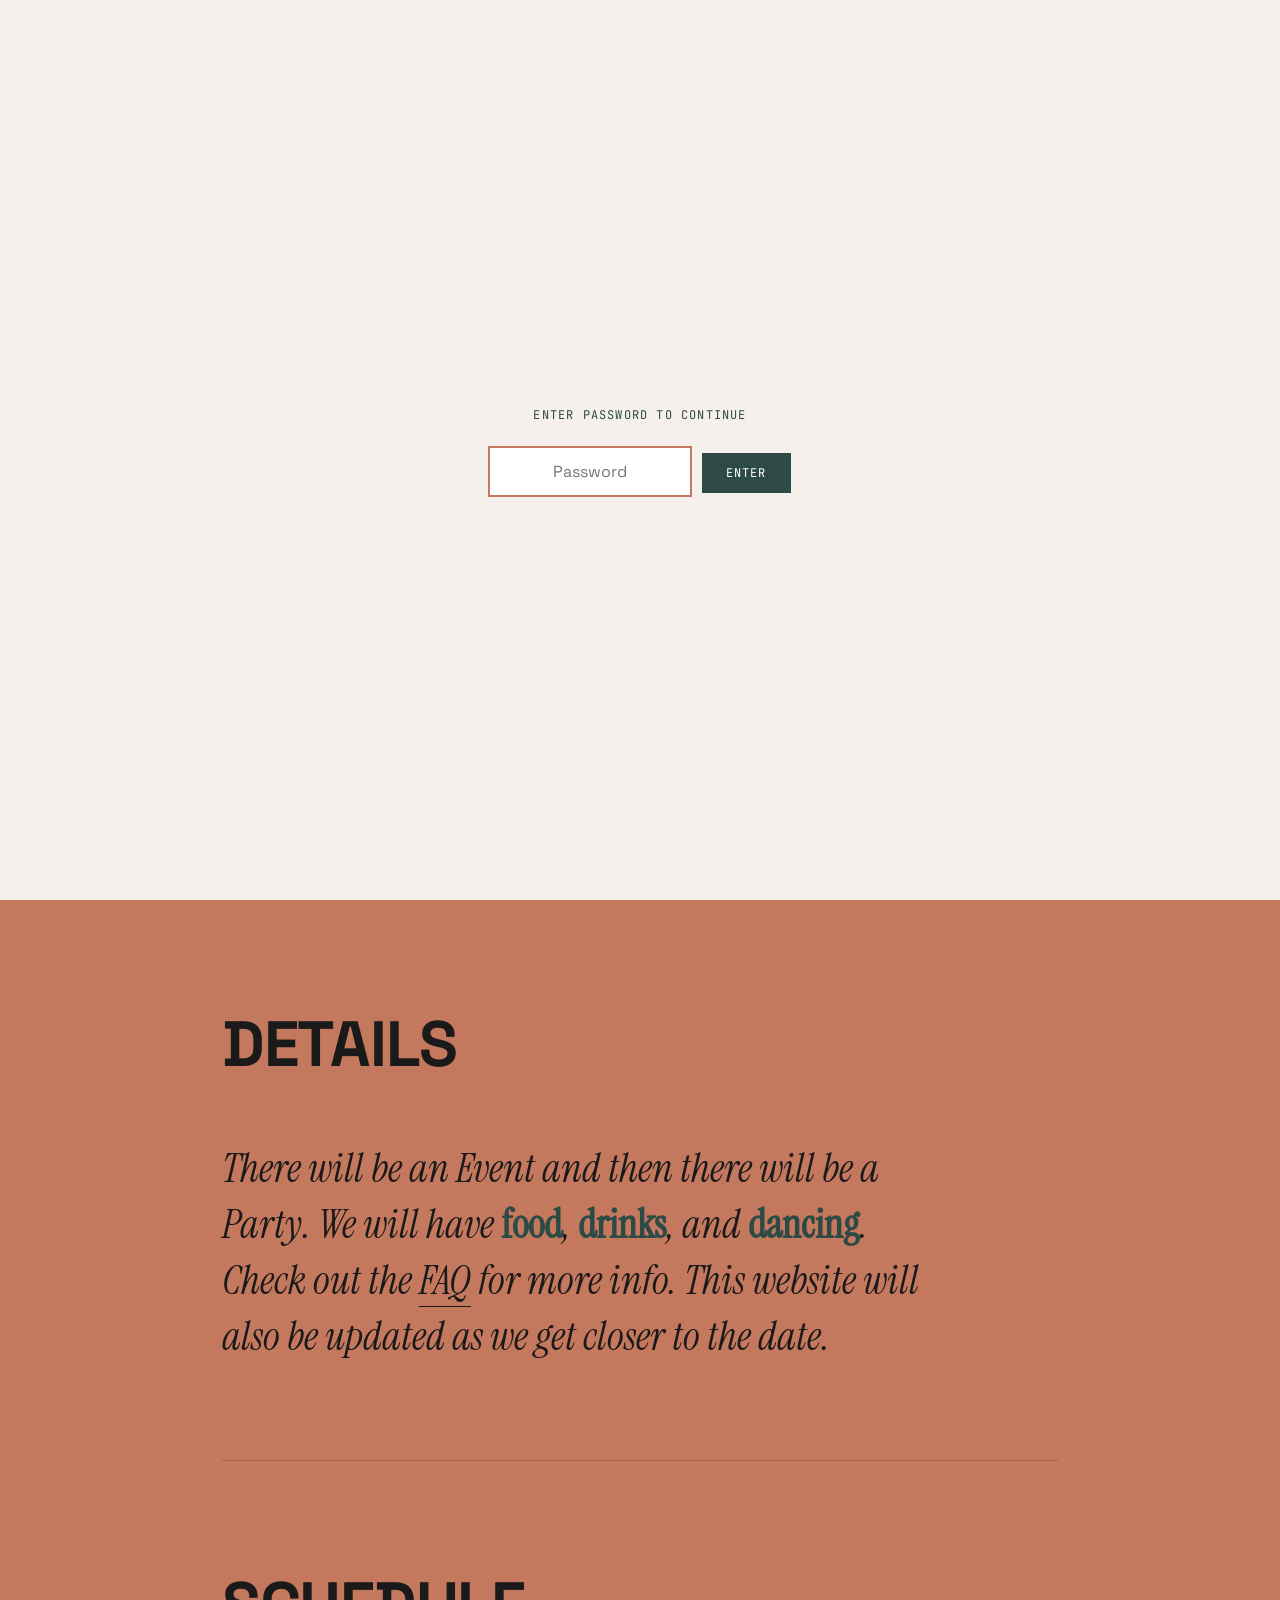
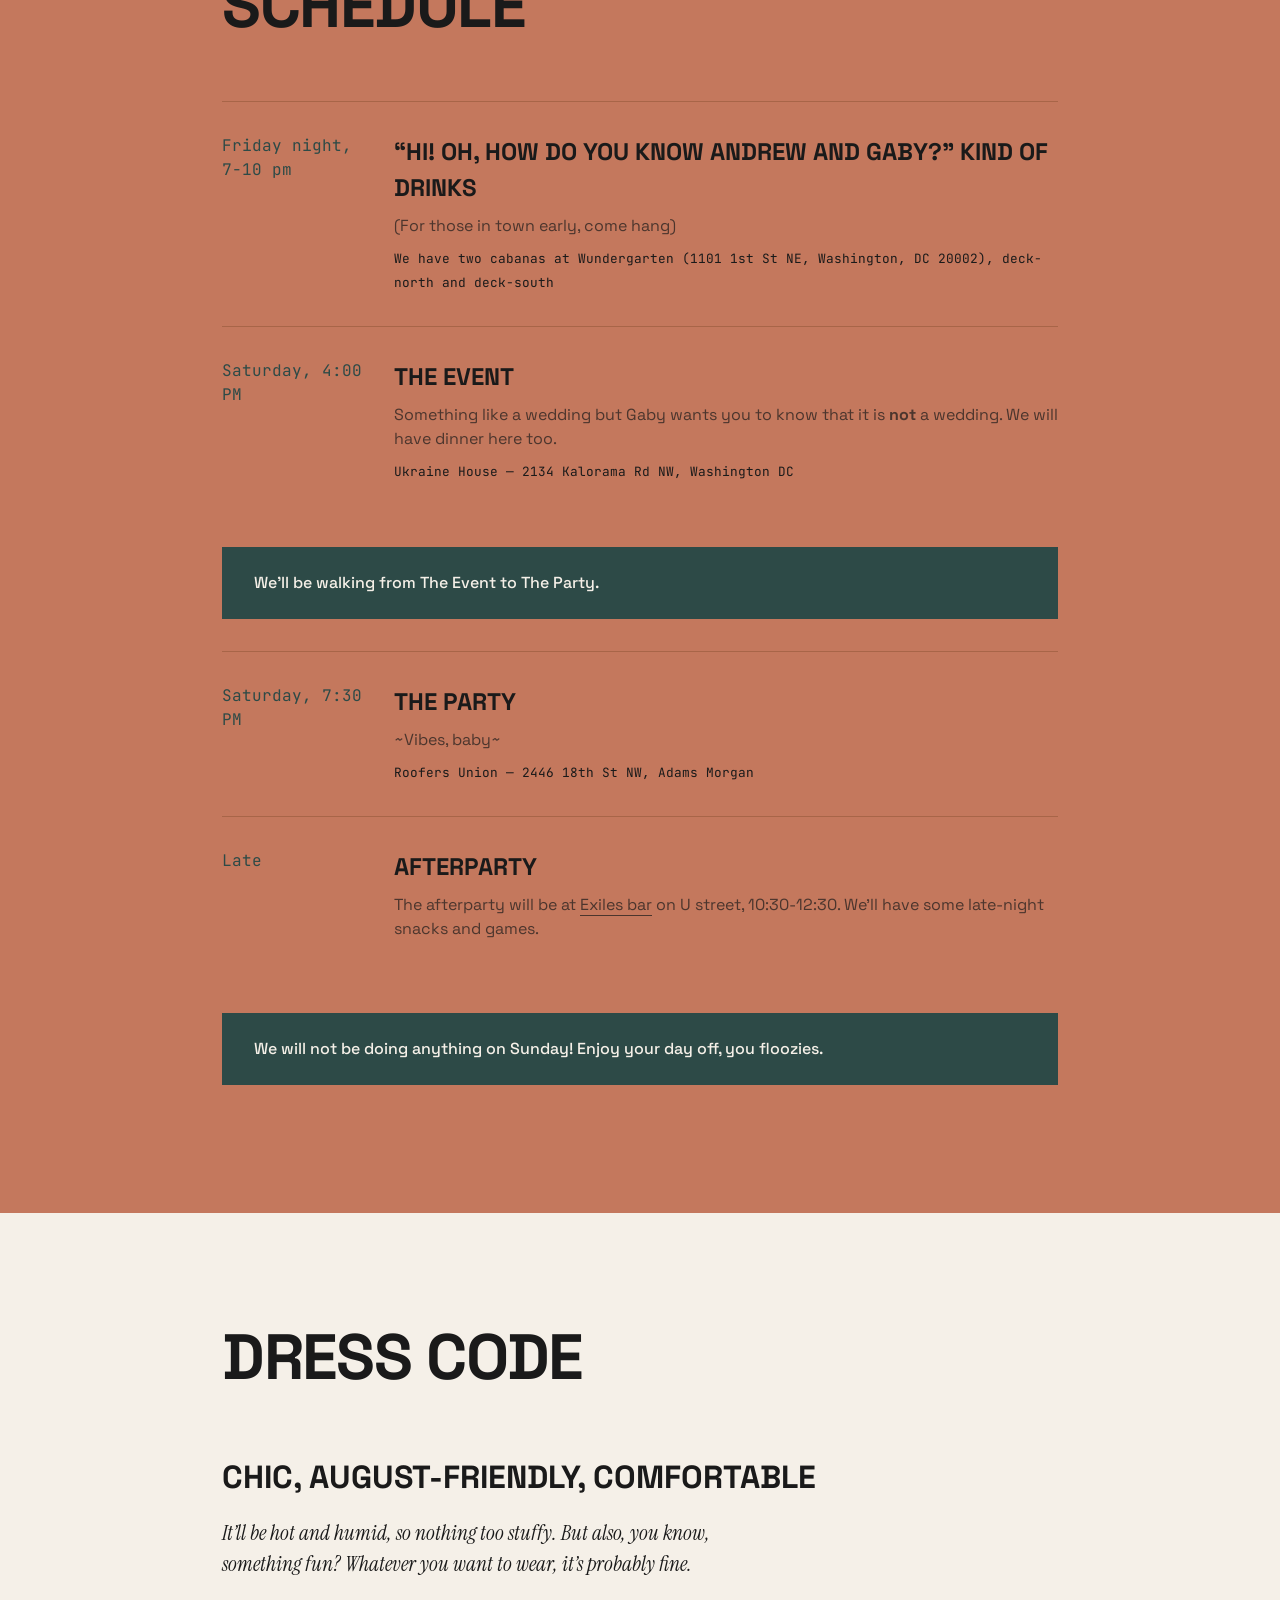
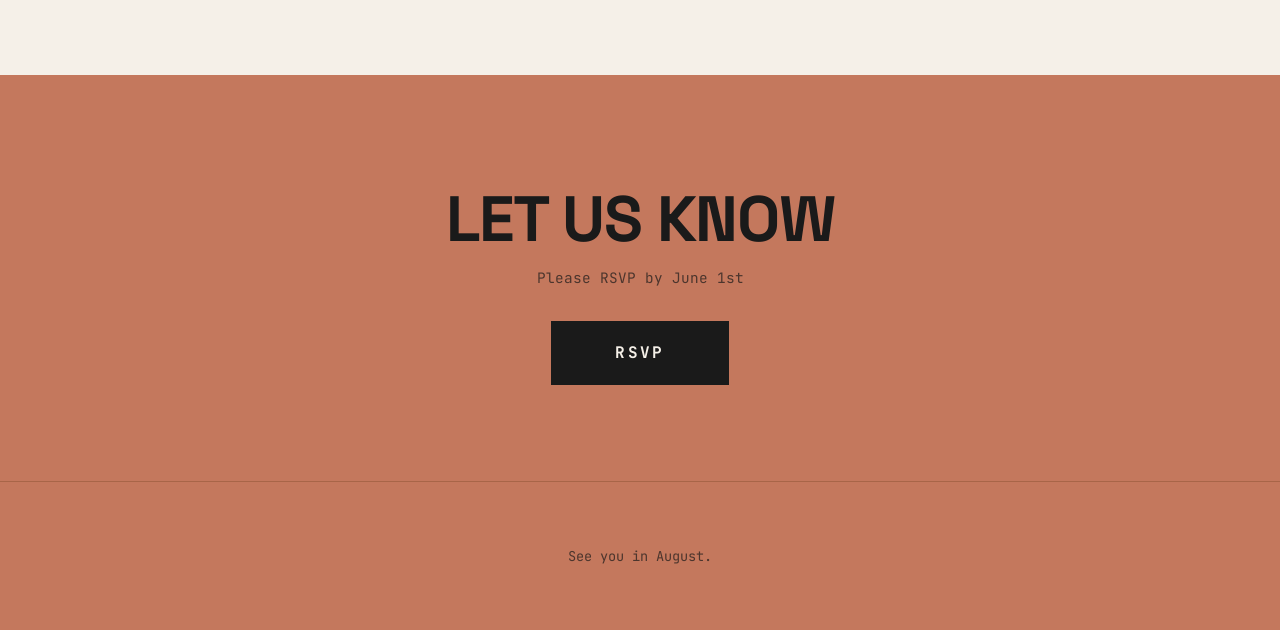
<file: index.html>
<!DOCTYPE html>
<html lang="en">
<head>
    <meta charset="UTF-8">
    <meta name="viewport" content="width=device-width, initial-scale=1.0">
    <meta name="robots" content="noindex, nofollow">
    <title>Andrew & Gaby</title>
    <link rel="preconnect" href="https://fonts.googleapis.com">
    <link rel="preconnect" href="https://fonts.gstatic.com" crossorigin>
    <link href="https://fonts.googleapis.com/css2?family=Space+Grotesk:wght@400;500;700&family=Instrument+Serif:ital@0;1&family=JetBrains+Mono:wght@400;500&display=swap" rel="stylesheet">
    <link rel="stylesheet" href="styles.css">
</head>
<body>

    <!-- Password Gate -->
    <div id="password-gate">
        <div class="gate-content">
            <p class="gate-label">Enter password to continue</p>
            <form id="password-form">
                <input type="password" id="password-input" class="gate-input" placeholder="Password" autocomplete="off">
                <button type="submit" class="gate-button">Enter</button>
            </form>
            <p id="password-error" class="gate-error">Incorrect password</p>
        </div>
    </div>
    <style>
        body.locked { overflow: hidden; }
        #password-gate {
            position: fixed;
            top: 0; left: 0; right: 0; bottom: 0;
            background: #f5f0eb;
            display: flex;
            justify-content: center;
            align-items: center;
            z-index: 99999;
            transition: opacity 0.3s ease;
        }
        .gate-content { text-align: center; }
        .gate-label {
            font-family: 'JetBrains Mono', monospace;
            font-size: 12px;
            text-transform: uppercase;
            letter-spacing: 0.1em;
            color: #2d4a47;
            margin-bottom: 1.5rem;
        }
        .gate-input {
            font-family: 'Space Grotesk', sans-serif;
            font-size: 1rem;
            padding: 0.75rem 1rem;
            border: 1px solid #2d4a47;
            background: #fff;
            width: 200px;
            text-align: center;
        }
        .gate-input:focus { outline: 2px solid #c4785d; border-color: transparent; }
        .gate-button {
            font-family: 'JetBrains Mono', monospace;
            font-size: 12px;
            text-transform: uppercase;
            letter-spacing: 0.1em;
            background: #2d4a47;
            color: #fff;
            border: none;
            padding: 0.75rem 1.5rem;
            margin-left: 0.5rem;
            cursor: pointer;
            transition: background 0.2s;
        }
        .gate-button:hover { background: #c4785d; }
        .gate-error {
            font-family: 'Space Grotesk', sans-serif;
            font-size: 0.875rem;
            color: #c4785d;
            margin-top: 1rem;
            display: none;
        }
    </style>
    <script src="auth.js"></script>

    <nav class="nav">
        <a href="index.html" class="nav-logo">A & G</a>
        <div class="nav-links">
            <a href="faq.html">FAQ</a>
            <a href="rsvp.html" class="nav-rsvp">RSVP</a>
        </div>
    </nav>

    <section class="hero">
        <div class="hero-content">
            <p class="hero-tag">An Event is occurring</p>
            <h1 class="hero-names">
                <span>Andrew</span>
                <span class="amp">and</span>
                <span>Gaby</span>
            </h1>
            <div class="hero-meta">
                <div class="hero-meta-item">
                    <span class="label">Date</span>
                    Saturday, August 15th, 2026
                </div>
                <div class="hero-meta-item">
                    <span class="label">Location</span>
                    Washington, DC
                </div>
                <div class="hero-meta-item">
                    <span class="label">Huh? What&rsquo;s this?</span>
                    An Event and then a Party.
                </div>
            </div>
            <a href="rsvp.html" class="hero-cta">RSVP</a>
        </div>
        <div class="hero-photo">
            <div class="hero-photo-frame">
                <img src="IMG_8632.jpeg" alt="Andrew and Gaby">
            </div>
        </div>
    </section>

    <div class="content">
        <section>
            <div class="section-header">
                <h2 class="section-title">Details</h2>
            </div>
            <p class="deal-text">
                There will be an Event and then there will be a Party. We will have <strong>food</strong>,
                <strong>drinks</strong>, and <strong>dancing</strong>.
            </p>
            <p class="deal-text">
                Check out the <a href="faq.html">FAQ</a> for more info. This website will also be updated as we get closer to the date.
            </p>
        </section>

        <section>
            <div class="section-header">
                <h2 class="section-title">Schedule</h2>
            </div>

            <div class="schedule-item">
                <span class="schedule-time">Friday night, 7-10 pm</span>
                <div class="schedule-event">
                    <h3>&ldquo;Hi! Oh, how do you know Andrew and Gaby?&rdquo; kind of drinks</h3>
                    <p>(For those in town early, come hang)</p>
                    <span class="venue">We have two cabanas at Wundergarten (1101 1st St NE, Washington, DC 20002), deck-north and deck-south</span>
                </div>
            </div>

            <div class="schedule-item">
                <span class="schedule-time">Saturday, 4:00 PM</span>
                <div class="schedule-event">
                    <h3>The Event</h3>
                    <p> Something like a wedding but Gaby wants you to know that it is <strong>not</strong> a wedding. We will have dinner here too.</p>
                    <span class="venue">Ukraine House — 2134 Kalorama Rd NW, Washington DC</span>
                </div>
            </div>

            <div class="callout">
                We&rsquo;ll be walking from The Event to The Party.
            </div>

            <div class="schedule-item">
                <span class="schedule-time">Saturday, 7:30 PM</span>
                <div class="schedule-event">
                    <h3>The Party</h3>
                    <p>~Vibes, baby~</p>
                    <span class="venue">Roofers Union — 2446 18th St NW, Adams Morgan</span>
                </div>
            </div>

            <div class="schedule-item">
                <span class="schedule-time">Late</span>
                <div class="schedule-event">
                    <h3>Afterparty</h3>
                    <p>The afterparty will be at <a href="https://www.exilesbar.com/">Exiles bar</a> on U street, 10:30-12:30. We'll have some late-night snacks and games.</p>
                </div>
            </div>

            <div class="callout">
                We will not be doing anything on Sunday! Enjoy your day off, you floozies.
            </div>

        </section>
    </div>

    <section class="dress-section">
        <div class="content">
            <div class="section-header">
                <h2 class="section-title">Dress Code</h2>
            </div>

            <p class="dress-main">Chic, August-friendly, comfortable</p>
            <p class="dress-sub">
                It&rsquo;ll be hot and humid, so nothing too stuffy. But also, you know, something fun? Whatever you want to wear, it&rsquo;s probably fine.
            </p>
        </div>
    </section>

    <div class="content">
        <section class="rsvp-section">
            <h2 class="section-title">Let Us Know</h2>
            <p>Please RSVP by June 1st</p>
            <a href="rsvp.html" class="rsvp-button">RSVP</a>
        </section>
    </div>

    <footer>
        <p class="footer-sub">See you in August.</p>
    </footer>

    <div class="easter-egg" id="easter-egg">are you a bozo?</div>

    <div class="bozo-screen" id="bozo-screen">
        <p class="bozo-text">then you better make an appearance</p>
    </div>

    <style>
        .easter-egg {
            position: fixed;
            bottom: 10px;
            right: 14px;
            font-family: 'JetBrains Mono', monospace;
            font-size: 11px;
            color: #8a5038;
            cursor: pointer;
            opacity: 0.55;
            transition: opacity 0.2s;
            z-index: 50;
        }
        .easter-egg:hover {
            opacity: 0.85;
        }
        .bozo-screen {
            position: fixed;
            top: 0;
            left: 0;
            right: 0;
            bottom: 0;
            background: #000;
            display: flex;
            justify-content: center;
            align-items: center;
            z-index: 9999;
            opacity: 0;
            pointer-events: none;
            transition: opacity 0.8s ease;
        }
        .bozo-screen.active {
            opacity: 1;
            pointer-events: auto;
        }
        .bozo-text {
            font-family: 'Instrument Serif', serif;
            font-style: italic;
            font-size: clamp(1.5rem, 5vw, 3rem);
            color: #fff;
            text-align: center;
            padding: 2rem;
            opacity: 0;
            transform: translateY(20px);
            transition: opacity 1.2s ease 0.5s, transform 1.2s ease 0.5s;
        }
        .bozo-screen.active .bozo-text {
            opacity: 1;
            transform: translateY(0);
        }
    </style>

    <script>
        const easterEgg = document.getElementById('easter-egg');
        const bozoScreen = document.getElementById('bozo-screen');

        easterEgg.addEventListener('click', () => {
            bozoScreen.classList.add('active');
        });

        bozoScreen.addEventListener('click', () => {
            bozoScreen.classList.remove('active');
        });
    </script>

</body>
</html>
</file>
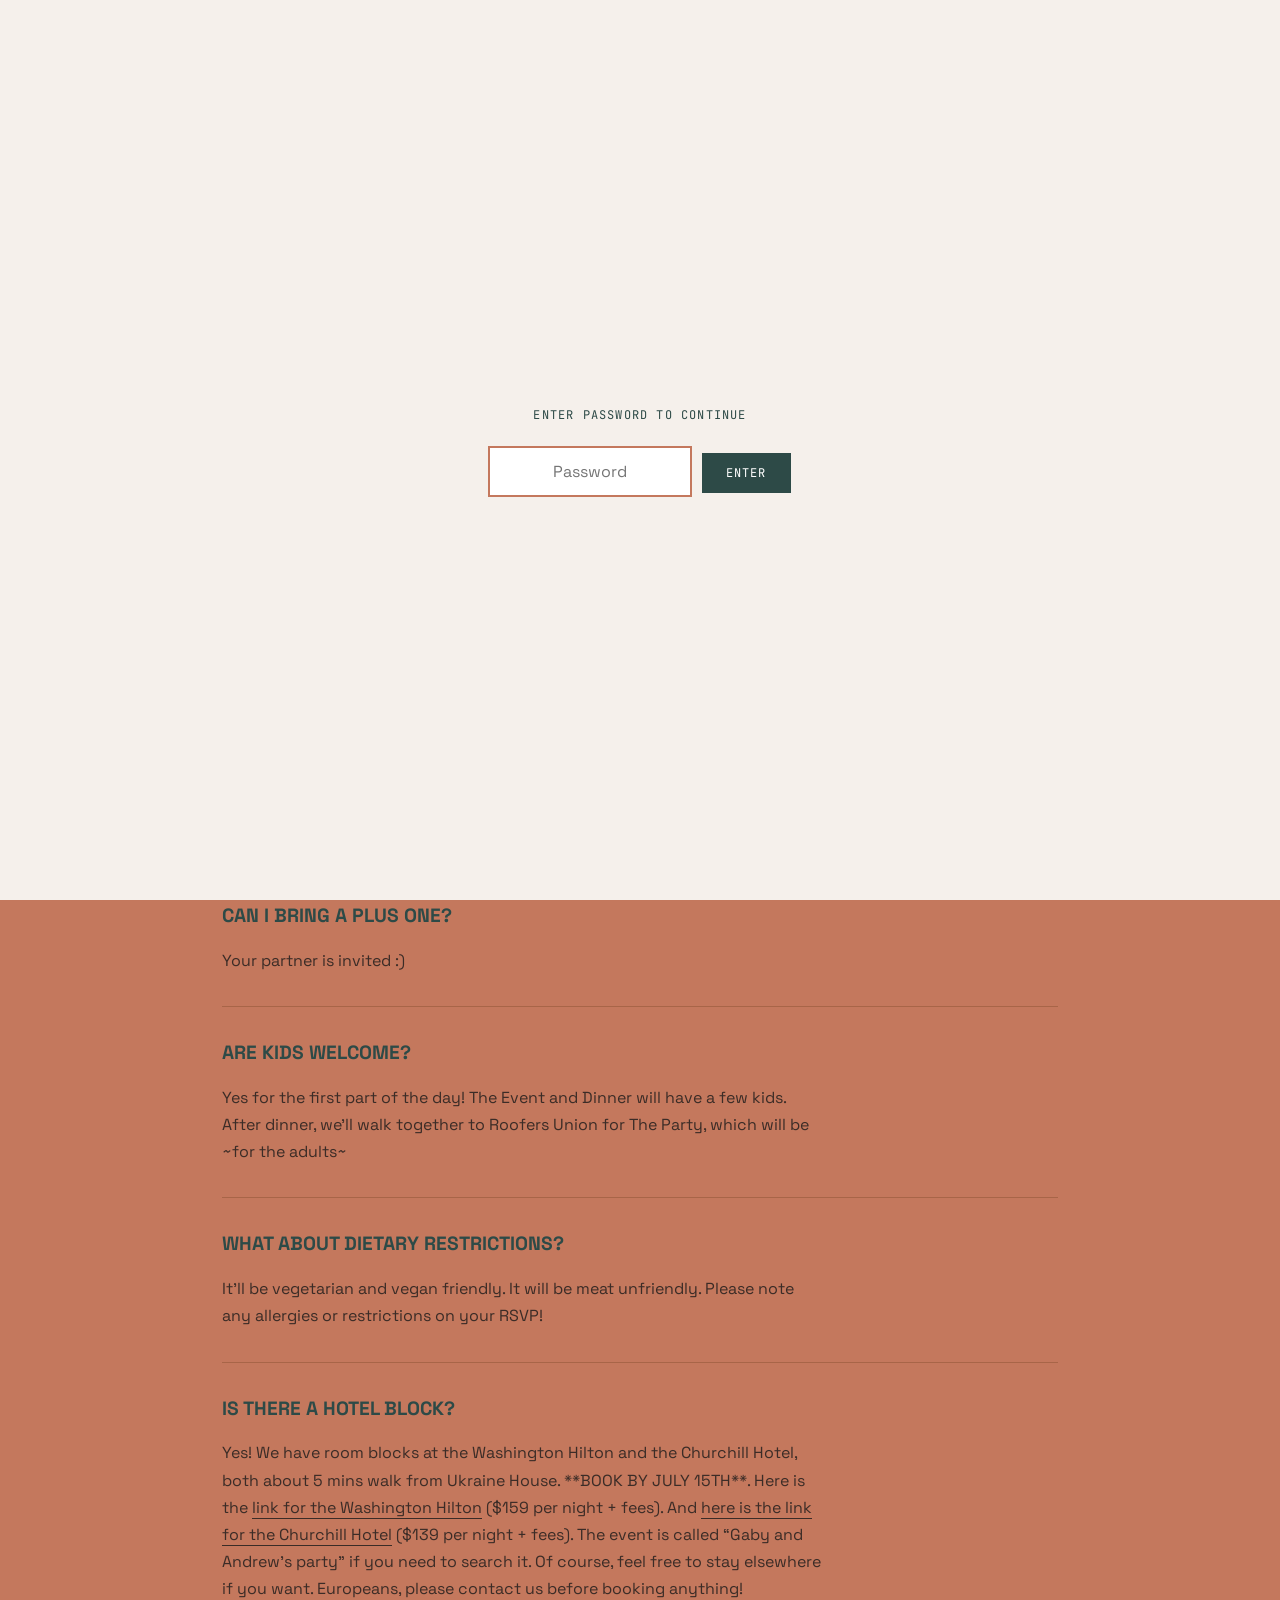
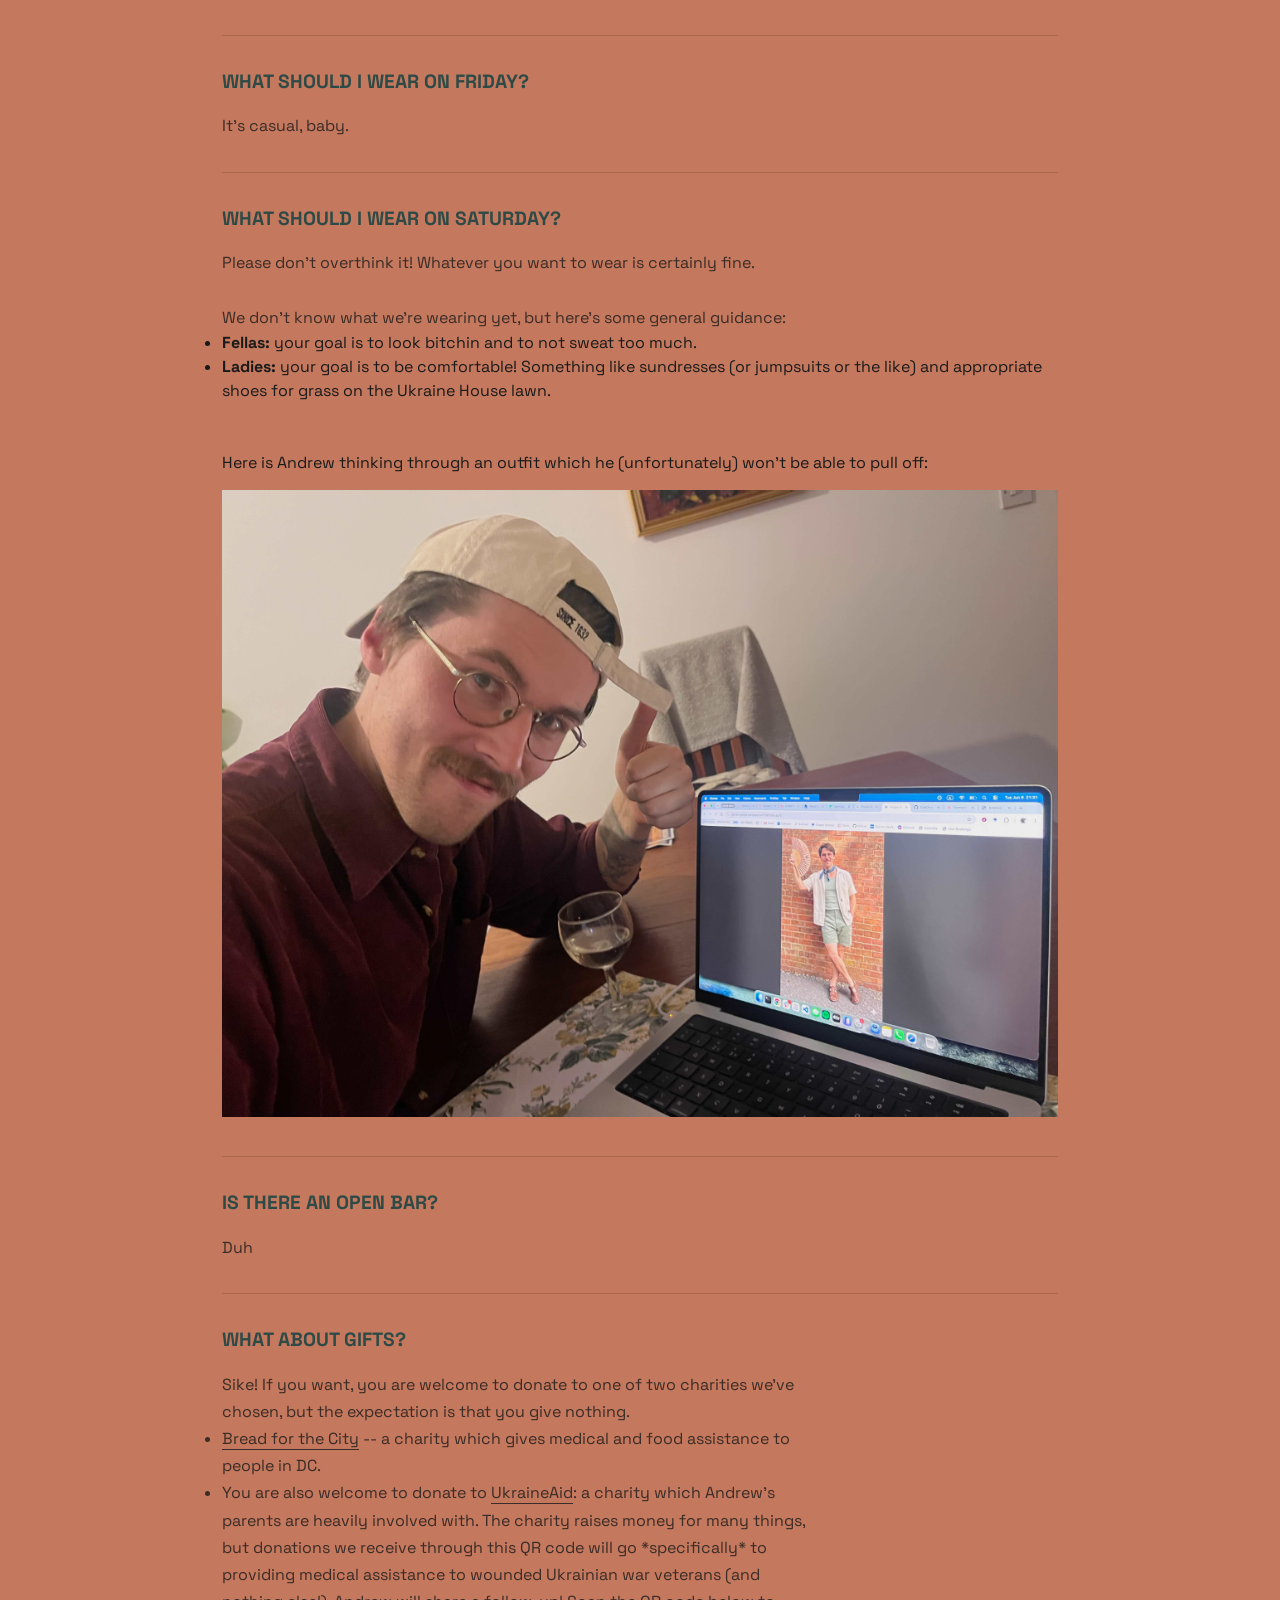
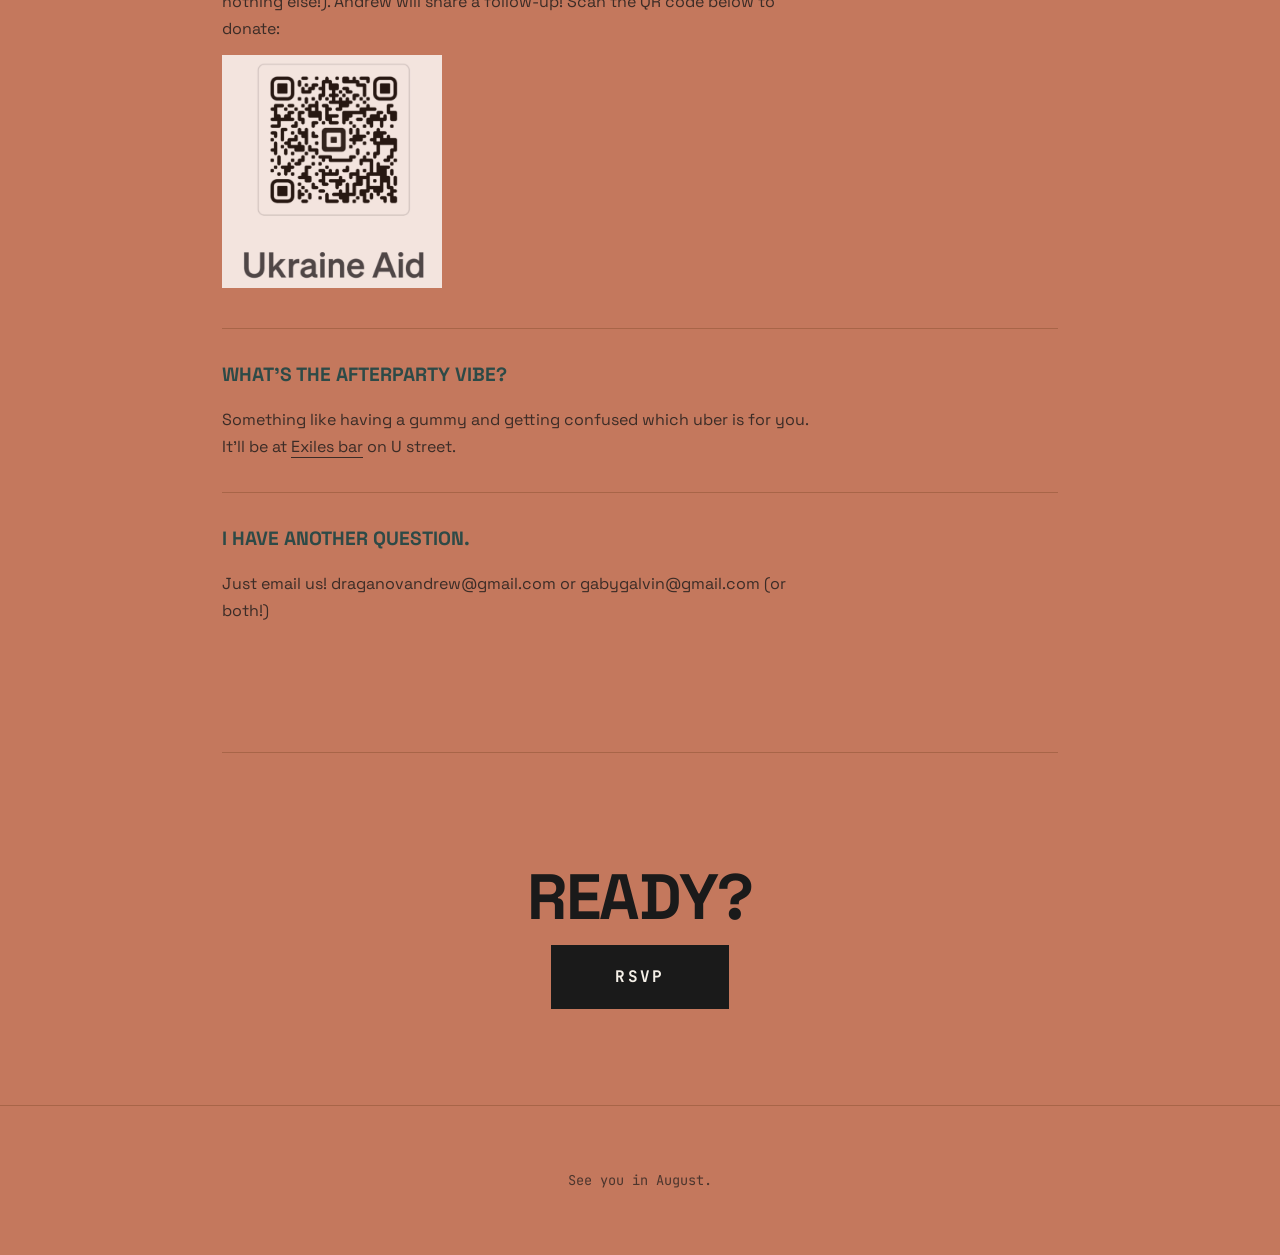
<file: faq.html>
<!DOCTYPE html>
<html lang="en">
<head>
    <meta charset="UTF-8">
    <meta name="viewport" content="width=device-width, initial-scale=1.0">
    <meta name="robots" content="noindex, nofollow">
    <title>FAQ — Andrew & Gaby</title>
    <link rel="preconnect" href="https://fonts.googleapis.com">
    <link rel="preconnect" href="https://fonts.gstatic.com" crossorigin>
    <link href="https://fonts.googleapis.com/css2?family=Space+Grotesk:wght@400;500;700&family=Instrument+Serif:ital@0;1&family=JetBrains+Mono:wght@400;500&display=swap" rel="stylesheet">
    <link rel="stylesheet" href="styles.css">
</head>
<body>

    <!-- Password Gate -->
    <div id="password-gate">
        <div class="gate-content">
            <p class="gate-label">Enter password to continue</p>
            <form id="password-form">
                <input type="password" id="password-input" class="gate-input" placeholder="Password" autocomplete="off">
                <button type="submit" class="gate-button">Enter</button>
            </form>
            <p id="password-error" class="gate-error">Incorrect password</p>
        </div>
    </div>
    <style>
        body.locked { overflow: hidden; }
        #password-gate {
            position: fixed;
            top: 0; left: 0; right: 0; bottom: 0;
            background: #f5f0eb;
            display: flex;
            justify-content: center;
            align-items: center;
            z-index: 99999;
            transition: opacity 0.3s ease;
        }
        .gate-content { text-align: center; }
        .gate-label {
            font-family: 'JetBrains Mono', monospace;
            font-size: 12px;
            text-transform: uppercase;
            letter-spacing: 0.1em;
            color: #2d4a47;
            margin-bottom: 1.5rem;
        }
        .gate-input {
            font-family: 'Space Grotesk', sans-serif;
            font-size: 1rem;
            padding: 0.75rem 1rem;
            border: 1px solid #2d4a47;
            background: #fff;
            width: 200px;
            text-align: center;
        }
        .gate-input:focus { outline: 2px solid #c4785d; border-color: transparent; }
        .gate-button {
            font-family: 'JetBrains Mono', monospace;
            font-size: 12px;
            text-transform: uppercase;
            letter-spacing: 0.1em;
            background: #2d4a47;
            color: #fff;
            border: none;
            padding: 0.75rem 1.5rem;
            margin-left: 0.5rem;
            cursor: pointer;
            transition: background 0.2s;
        }
        .gate-button:hover { background: #c4785d; }
        .gate-error {
            font-family: 'Space Grotesk', sans-serif;
            font-size: 0.875rem;
            color: #c4785d;
            margin-top: 1rem;
            display: none;
        }
    </style>
    <script src="auth.js"></script>

    <nav class="nav">
        <a href="index.html" class="nav-logo">A & G</a>
        <div class="nav-links">
            <a href="faq.html">FAQ</a>
            <a href="rsvp.html" class="nav-rsvp">RSVP</a>
        </div>
    </nav>

    <header class="page-header">
        <div class="content">
            <a href="index.html" class="back-link">Back</a>
            <h1>FAQ</h1>
        </div>
    </header>

    <div class="content">
        <section>
            <div class="faq-item">
                <h3 class="faq-question">What time should I arrive?</h3>
                <p class="faq-answer">
                    The Event starts at 4:00 PM and will be at Ukraine House in Kalorama, Washington DC. The address is 2134 Kalorama Rd NW, Washington, DC 20008. We recommend arriving on time. Unless it rains very hard, the Event will be held <strong>Outside!</strong>
                </p>
            </div>

            <div class="faq-item">
                <h3 class="faq-question">What&rsquo;s the parking situation?</h3>
                <p class="faq-answer">
                    Street parking is available but can be competitive. The Woodley Park-Zoo/Adams Morgan metro station is a ~10 minute walk from Ukraine House.
                </p>
            </div>

            <div class="faq-item">
                <h3 class="faq-question">Can I bring a plus one?</h3>
                <p class="faq-answer">
                    Your partner is invited :)
                </p>
            </div>

            <div class="faq-item">
                <h3 class="faq-question">Are kids welcome?</h3>
                <p class="faq-answer">
                    Yes for the first part of the day! The Event and Dinner will have a few kids. After dinner, we&rsquo;ll walk together to Roofers Union for The Party, which will be ~for the adults~
                </p>
            </div>

            <div class="faq-item">
                <h3 class="faq-question">What about dietary restrictions?</h3>
                <p class="faq-answer">
                    It&rsquo;ll be vegetarian and vegan friendly. It will be meat unfriendly. Please note any allergies or restrictions on your RSVP!
                </p>
            </div>

            <div class="faq-item">
                <h3 class="faq-question">Is there a hotel block?</h3>
                <p class="faq-answer">
                    Yes! We have room blocks at the Washington Hilton and the Churchill Hotel, both about 5 mins walk from Ukraine House. **BOOK BY JULY 15TH**. Here is the <a href="https://book.passkey.com/gt/221322388?gtid=477624ac1c6827cd15c3dd14c7c05d2a">link for the Washington Hilton</a> ($159 per night + fees). And <a href="https://be.synxis.com/?adult=1&arrive=2026-08-14&chain=5415&child=0&currency=USD&depart=2026-08-16&group=081426&hotel=12885&level=hotel&locale=en-US&productcurrency=USD&rooms=1"> here is the link for the Churchill Hotel</a> ($139 per night + fees).
                    The event is called “Gaby and Andrew’s party” if you need to search it. Of course, feel free to stay elsewhere if you want. Europeans, please contact us before booking anything!
                </p>
            </div>

            <div class="faq-item">
                <h3 class="faq-question">What should I wear on FRIDAY?</h3>
                <p class="faq-answer">
                    It's casual, baby.
                </p>
            </div>

            <div class="faq-item">
                <h3 class="faq-question">What should I wear on SATURDAY?</h3>
                <p class="faq-answer">
                    Please don't overthink it! Whatever you want to wear is certainly fine.
                    <br><br>
                    We don't know what we're wearing yet, but here's some general guidance:
                </p>
                <ul>
                    <li><strong>Fellas:</strong> your goal is to look bitchin and to not sweat too much.</li>
                    <li><strong>Ladies:</strong> your goal is to be comfortable! Something like sundresses (or jumpsuits or the like) and appropriate shoes for grass on the Ukraine House lawn.</li>
                </ul>
                <br><br>
                Here is Andrew thinking through an outfit which he (unfortunately) won't be able to pull off:
                <img src="IMG_7056.jpg" alt="Outfit guidance" style="max-width: 100%; margin-top: 15px;">
            </div>

            <div class="faq-item">
                <h3 class="faq-question">Is there an open bar?</h3>
                <p class="faq-answer">
                    Duh
                </p>
            </div>

            <div class="faq-item">
                <h3 class="faq-question">What about gifts?</h3>
                <p class="faq-answer">
                    Sike! If you want, you are welcome to donate to one of two charities we've chosen, but the expectation is that you give nothing.
                </p>
                <ul class="faq-answer">
                    <li><a href="https://breadforthecity.org/">Bread for the City</a> -- a charity which gives medical and food assistance to people in DC.</li>
                    <li>You are also welcome to donate to <a href="https://www.ukraineaid.group/">UkraineAid</a>: a charity which Andrew's parents are heavily
                        involved with. The charity raises money for many things, but donations we receive through this QR code will go *specifically* to providing medical assistance to wounded Ukrainian
                        war veterans (and nothing else!). Andrew will share a follow-up! Scan the QR code below to donate:
                        <br>
                        <img src="ukraine-aid-qr.png" alt="QR code to donate to UkraineAid" style="max-width: 220px; width: 100%; height: auto; margin-top: 0.75rem;">
                    </li>
                </ul>
            </div>

            <div class="faq-item">
                <h3 class="faq-question">What's the afterparty vibe?</h3>
                <p class="faq-answer">
                    Something like having a gummy and getting confused which uber is for you. It'll be at <a href="https://www.exilesbar.com/">Exiles bar</a> on U street.
                </p>
            </div>

            <div class="faq-item">
                <h3 class="faq-question">I have another question.</h3>
                <p class="faq-answer">
                    Just email us! draganovandrew@gmail.com or gabygalvin@gmail.com (or both!)
                </p>
            </div>
        </section>

        <section class="rsvp-section">
            <h2 class="section-title">Ready?</h2>
            <a href="rsvp.html" class="rsvp-button">RSVP</a>
        </section>
    </div>

    <footer>
        <p class="footer-sub">See you in August.</p>
    </footer>

</body>
</html>
</file>
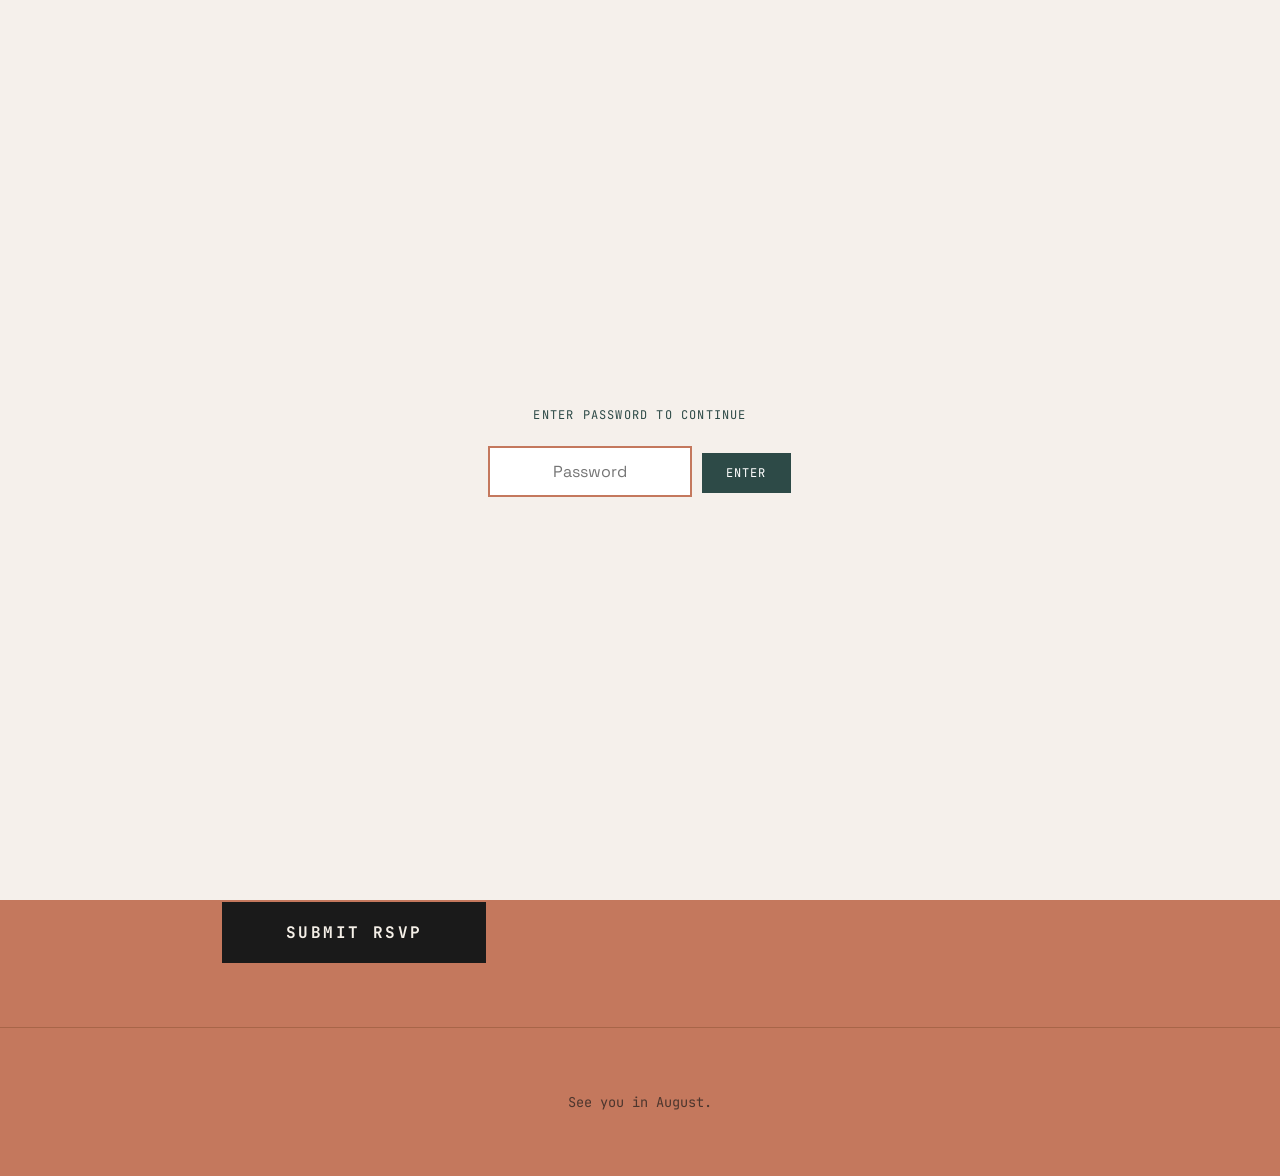
<file: rsvp.html>
<!DOCTYPE html>
<html lang="en">
<head>
    <meta charset="UTF-8">
    <meta name="viewport" content="width=device-width, initial-scale=1.0">
    <meta name="robots" content="noindex, nofollow">
    <title>RSVP — Andrew & Gaby</title>
    <link rel="preconnect" href="https://fonts.googleapis.com">
    <link rel="preconnect" href="https://fonts.gstatic.com" crossorigin>
    <link href="https://fonts.googleapis.com/css2?family=Space+Grotesk:wght@400;500;700&family=Instrument+Serif:ital@0;1&family=JetBrains+Mono:wght@400;500&display=swap" rel="stylesheet">
    <link rel="stylesheet" href="styles.css">
</head>
<body>

    <!-- Password Gate -->
    <div id="password-gate">
        <div class="gate-content">
            <p class="gate-label">Enter password to continue</p>
            <form id="password-form">
                <input type="password" id="password-input" class="gate-input" placeholder="Password" autocomplete="off">
                <button type="submit" class="gate-button">Enter</button>
            </form>
            <p id="password-error" class="gate-error">Incorrect password</p>
        </div>
    </div>
    <style>
        body.locked { overflow: hidden; }
        #password-gate {
            position: fixed;
            top: 0; left: 0; right: 0; bottom: 0;
            background: #f5f0eb;
            display: flex;
            justify-content: center;
            align-items: center;
            z-index: 99999;
            transition: opacity 0.3s ease;
        }
        .gate-content { text-align: center; }
        .gate-label {
            font-family: 'JetBrains Mono', monospace;
            font-size: 12px;
            text-transform: uppercase;
            letter-spacing: 0.1em;
            color: #2d4a47;
            margin-bottom: 1.5rem;
        }
        .gate-input {
            font-family: 'Space Grotesk', sans-serif;
            font-size: 1rem;
            padding: 0.75rem 1rem;
            border: 1px solid #2d4a47;
            background: #fff;
            width: 200px;
            text-align: center;
        }
        .gate-input:focus { outline: 2px solid #c4785d; border-color: transparent; }
        .gate-button {
            font-family: 'JetBrains Mono', monospace;
            font-size: 12px;
            text-transform: uppercase;
            letter-spacing: 0.1em;
            background: #2d4a47;
            color: #fff;
            border: none;
            padding: 0.75rem 1.5rem;
            margin-left: 0.5rem;
            cursor: pointer;
            transition: background 0.2s;
        }
        .gate-button:hover { background: #c4785d; }
        .gate-error {
            font-family: 'Space Grotesk', sans-serif;
            font-size: 0.875rem;
            color: #c4785d;
            margin-top: 1rem;
            display: none;
        }
    </style>
    <script src="auth.js"></script>

    <nav class="nav">
        <a href="index.html" class="nav-logo">A & G</a>
        <div class="nav-links">
            <a href="faq.html">FAQ</a>
            <a href="rsvp.html" class="nav-rsvp">RSVP</a>
        </div>
    </nav>

    <header class="page-header">
        <div class="content">
            <a href="index.html" class="back-link">Back</a>
            <h1>RSVP</h1>
        </div>
    </header>

    <div class="content">
        <section class="form-section" id="rsvp-form-section">
            <form id="rsvp-form">
                <div class="form-row">
                    <div class="form-group">
                        <label class="form-label" for="name">Your Name</label>
                        <input type="text" id="name" name="name" class="form-input" required>
                    </div>
                    <div class="form-group">
                        <label class="form-label" for="email">Email</label>
                        <input type="email" id="email" name="email" class="form-input" required>
                    </div>
                </div>

                <div class="form-group">
                    <label class="form-label" for="attending">Will you be attending?</label>
                    <select id="attending" name="attending" class="form-select" required>
                        <option value="">Select one</option>
                        <option value="yes">Yes, I'll be there</option>
                        <option value="no">Sorry, I can't make it</option>
                    </select>
                </div>

                <div id="attending-details" style="display: none;">
                    <div class="form-group">
                        <label class="form-label" for="rsvp-partner">Are you also RSVP-ing for your partner?</label>
                        <select id="rsvp-partner" name="rsvp_partner" class="form-select">
                            <option value="no">No</option>
                            <option value="yes">Yes</option>
                        </select>
                    </div>

                    <div class="form-group" id="partner-name-group" style="display: none;">
                        <label class="form-label" for="partner-name">Partner's name</label>
                        <input type="text" id="partner-name" name="partner_name" class="form-input" placeholder="Your partner's name">
                    </div>

                    <div class="form-group">
                        <label class="form-label" for="dietary">Dietary restrictions or allergies</label>
                        <textarea id="dietary" name="dietary" class="form-textarea" placeholder="Any allergies we should know about?"></textarea>
                    </div>

                    <div class="form-group">
                        <label class="form-label" for="song">Song request</label>
                        <input type="text" id="song" name="song" class="form-input" placeholder="Name a song which, when you hear it, makes you react like Andrew when he hears Pon de Replay">
                    </div>
                </div>

                <div class="form-group">
                    <label class="form-label" for="message">Anything else?</label>
                    <textarea id="message" name="message" class="form-textarea" placeholder="Questions, notes, etc."></textarea>
                </div>

                <button type="submit" class="form-submit">Submit RSVP</button>
            </form>
        </section>

        <div class="success-message" id="success-message">
            <h2>Got it!</h2>
            <p>Thanks for letting us know. We'll be in touch if we have any questions.</p>
            <br><br>
            <a href="index.html" class="rsvp-button">Back to Home</a>
        </div>
    </div>

    <footer>
        <p class="footer-sub">See you in August.</p>
    </footer>

    <script>
        // Show/hide attending details based on selection
        const attendingSelect = document.getElementById('attending');
        const attendingDetails = document.getElementById('attending-details');

        attendingSelect.addEventListener('change', function() {
            if (this.value === 'yes') {
                attendingDetails.style.display = 'block';
            } else {
                attendingDetails.style.display = 'none';
            }
        });

        // Show/hide partner name based on selection
        const partnerSelect = document.getElementById('rsvp-partner');
        const partnerNameGroup = document.getElementById('partner-name-group');

        partnerSelect.addEventListener('change', function() {
            if (this.value === 'yes') {
                partnerNameGroup.style.display = 'block';
            } else {
                partnerNameGroup.style.display = 'none';
            }
        });

        // Form submission
        const form = document.getElementById('rsvp-form');
        const formSection = document.getElementById('rsvp-form-section');
        const successMessage = document.getElementById('success-message');

        form.addEventListener('submit', async function(e) {
            e.preventDefault();

            const formData = new FormData(form);
            const data = Object.fromEntries(formData.entries());
            data.timestamp = new Date().toISOString();

            // Replace this URL with your Google Apps Script Web App URL
            const SCRIPT_URL = 'https://script.google.com/macros/s/AKfycbwX5RyiWmeBBGc2UFegyL5RFJ4IKFJU5-YwH2skQiHBzESPSRmVAsp-ew92EpbGS7QvfA/exec';

            try {
                const response = await fetch(SCRIPT_URL, {
                    method: 'POST',
                    mode: 'no-cors',
                    headers: {
                        'Content-Type': 'application/json',
                    },
                    body: JSON.stringify(data)
                });

                // Since we're using no-cors, we can't read the response
                // But if we get here without error, assume success
                formSection.style.display = 'none';
                successMessage.classList.add('show');

            } catch (error) {
                console.error('Error:', error);
                alert('Something went wrong. Please inform us that this form is broken.');
            }
        });
    </script>

</body>
</html>
</file>
<file: styles.css>
:root {
    --bg: #c4785d;
    --bg-dark: #a86548;
    --white: #faf8f5;
    --cream: #f5f0e8;
    --ink: #1a1a1a;
    --accent: #2d4a47;
}

* {
    margin: 0;
    padding: 0;
    box-sizing: border-box;
}

html {
    scroll-behavior: smooth;
}

body {
    font-family: 'Space Grotesk', sans-serif;
    background-color: var(--bg);
    color: var(--ink);
    line-height: 1.5;
    overflow-x: hidden;
}

::selection {
    background: var(--accent);
    color: var(--white);
}

a {
    color: var(--ink);
    text-decoration: none;
    border-bottom: 1px solid var(--ink);
}

a:hover {
    background: var(--ink);
    color: var(--cream);
}

/* Nav */
.nav {
    position: fixed;
    top: 0;
    left: 0;
    right: 0;
    display: flex;
    justify-content: space-between;
    align-items: center;
    padding: 1.5rem 2rem;
    z-index: 100;
}

.nav-logo {
    font-family: 'JetBrains Mono', monospace;
    font-size: 0.9rem;
    border: none;
}

.nav-logo:hover {
    background: none;
    color: var(--ink);
}

.nav-links {
    display: flex;
    gap: 2rem;
}

.nav-links a {
    font-family: 'JetBrains Mono', monospace;
    font-size: 0.8rem;
    text-transform: uppercase;
    letter-spacing: 0.1em;
    border: none;
}

.nav-links a:hover {
    background: none;
    color: var(--accent);
}

.nav-rsvp {
    padding: 0.5rem 1rem;
    border: 1px solid var(--ink) !important;
}

.nav-rsvp:hover {
    background: var(--ink) !important;
    color: var(--cream) !important;
}

/* Hero */
.hero {
    min-height: 100vh;
    display: grid;
    grid-template-columns: 1fr 1fr;
    align-items: center;
    padding: 2rem;
    gap: 4rem;
}

.hero-content {
    display: flex;
    flex-direction: column;
    justify-content: center;
}

.hero-tag {
    font-family: 'JetBrains Mono', monospace;
    font-size: 0.75rem;
    text-transform: uppercase;
    letter-spacing: 0.2em;
    color: var(--accent);
    margin-bottom: 2rem;
}

.hero-names {
    font-size: clamp(3rem, 10vw, 8rem);
    font-weight: 700;
    line-height: 0.9;
    text-transform: uppercase;
    letter-spacing: -0.03em;
}

.hero-names span {
    display: block;
}

.hero-names .amp {
    font-family: 'Instrument Serif', serif;
    font-style: italic;
    font-weight: 400;
    color: var(--accent);
    font-size: 0.6em;
    text-transform: lowercase;
}

.hero-meta {
    margin-top: 3rem;
    display: flex;
    gap: 3rem;
    flex-wrap: wrap;
}

.hero-meta-item {
    font-family: 'JetBrains Mono', monospace;
    font-size: 0.85rem;
}

.hero-meta-item .label {
    color: var(--accent);
    display: block;
    margin-bottom: 0.25rem;
}

.hero-cta {
    margin-top: 3rem;
    display: inline-block;
    padding: 1rem 3rem;
    border: 2px solid var(--ink);
    font-family: 'JetBrains Mono', monospace;
    font-size: 1rem;
    text-transform: uppercase;
    letter-spacing: 0.15em;
    transition: all 0.2s ease;
    align-self: flex-start;
}

.hero-cta:hover {
    background: var(--ink);
    color: var(--cream);
}

/* Hero photo */
.hero-photo {
    display: flex;
    justify-content: center;
    align-items: center;
}

.hero-photo-frame {
    position: relative;
    width: 100%;
    max-width: 450px;
    aspect-ratio: 1;
}

.hero-photo-frame::before {
    content: '';
    position: absolute;
    top: 12px;
    left: 12px;
    right: -12px;
    bottom: -12px;
    background: var(--accent);
    z-index: 0;
}

.hero-photo-frame img {
    position: relative;
    width: 100%;
    height: 100%;
    object-fit: cover;
    object-position: center 30%;
    z-index: 1;
    border: 4px solid var(--cream);
}

/* Main content */
.content {
    max-width: 900px;
    margin: 0 auto;
    padding: 0 2rem;
}

section {
    padding: 6rem 0;
    border-bottom: 1px solid var(--bg-dark);
}

section:last-of-type {
    border-bottom: none;
}

.section-header {
    display: flex;
    justify-content: space-between;
    align-items: baseline;
    margin-bottom: 3rem;
    flex-wrap: wrap;
    gap: 1rem;
}

.section-title {
    font-size: clamp(2rem, 8vw, 4rem);
    font-weight: 700;
    text-transform: uppercase;
    letter-spacing: -0.02em;
}

.section-number {
    font-family: 'JetBrains Mono', monospace;
    font-size: 0.85rem;
    color: var(--accent);
}

/* The Deal section */
.deal-text {
    font-family: 'Instrument Serif', serif;
    font-size: clamp(1.5rem, 4vw, 2.5rem);
    font-style: italic;
    line-height: 1.4;
    max-width: 700px;
}

.deal-text strong {
    color: var(--accent);
    font-style: normal;
}

/* Schedule */
.schedule-item {
    display: grid;
    grid-template-columns: 140px 1fr;
    gap: 2rem;
    padding: 2rem 0;
    border-top: 1px solid var(--bg-dark);
}

.schedule-item:first-of-type {
    border-top: none;
}

.schedule-time {
    font-family: 'JetBrains Mono', monospace;
    font-size: 1rem;
    color: var(--accent);
}

.schedule-event h3 {
    font-size: 1.5rem;
    font-weight: 700;
    text-transform: uppercase;
    margin-bottom: 0.5rem;
}

.schedule-event p {
    color: var(--ink);
    opacity: 0.7;
    margin-bottom: 0.5rem;
}

.schedule-event .venue {
    font-family: 'JetBrains Mono', monospace;
    font-size: 0.8rem;
}

.callout {
    background: var(--accent);
    color: var(--cream);
    padding: 1.5rem 2rem;
    margin: 2rem 0;
    font-weight: 500;
}

/* Dress code */
.dress-section {
    background: var(--cream);
    color: var(--ink);
    margin: 0;
    padding: 6rem 2rem;
}

.dress-section .section-title {
    color: var(--ink);
}

.dress-section .section-number {
    color: var(--bg);
}

.dress-main {
    font-size: 2rem;
    font-weight: 700;
    text-transform: uppercase;
    margin-bottom: 1rem;
}

.dress-sub {
    font-family: 'Instrument Serif', serif;
    font-size: 1.3rem;
    font-style: italic;
    max-width: 500px;
}

/* Info grid */
.info-grid {
    display: grid;
    grid-template-columns: repeat(auto-fit, minmax(280px, 1fr));
    gap: 1px;
    background: var(--bg-dark);
    margin-top: 2rem;
}

.info-card {
    background: var(--bg);
    padding: 2rem;
}

.info-card h3 {
    font-size: 1rem;
    text-transform: uppercase;
    letter-spacing: 0.05em;
    margin-bottom: 1rem;
    color: var(--accent);
}

.info-card p {
    opacity: 0.8;
    font-size: 0.95rem;
}

/* RSVP section */
.rsvp-section {
    text-align: center;
    padding: 6rem 0;
}

.rsvp-section p {
    opacity: 0.7;
    margin-bottom: 2rem;
    font-family: 'JetBrains Mono', monospace;
    font-size: 0.9rem;
}

.rsvp-button {
    display: inline-block;
    padding: 1.25rem 4rem;
    background: var(--ink);
    color: var(--cream);
    font-family: 'JetBrains Mono', monospace;
    font-size: 1rem;
    font-weight: 700;
    text-transform: uppercase;
    letter-spacing: 0.15em;
    border: none;
    transition: all 0.2s ease;
}

.rsvp-button:hover {
    background: var(--accent);
    color: var(--white);
}

/* Footer */
footer {
    padding: 4rem 2rem;
    text-align: center;
    border-top: 1px solid var(--bg-dark);
}

.footer-sub {
    font-family: 'JetBrains Mono', monospace;
    font-size: 0.85rem;
    opacity: 0.7;
}

/* Page header (for sub-pages) */
.page-header {
    padding: 8rem 2rem 4rem;
    border-bottom: 1px solid var(--bg-dark);
}

.page-header h1 {
    font-size: clamp(3rem, 10vw, 6rem);
    font-weight: 700;
    text-transform: uppercase;
    letter-spacing: -0.02em;
}

/* FAQ styles */
.faq-item {
    padding: 2rem 0;
    border-bottom: 1px solid var(--bg-dark);
}

.faq-item:last-child {
    border-bottom: none;
}

.faq-question {
    font-size: 1.2rem;
    font-weight: 700;
    text-transform: uppercase;
    margin-bottom: 1rem;
    color: var(--accent);
}

.faq-answer {
    opacity: 0.8;
    max-width: 600px;
    line-height: 1.7;
}

/* Form styles */
.form-section {
    padding: 4rem 0;
}

.form-group {
    margin-bottom: 2rem;
}

.form-label {
    display: block;
    font-family: 'JetBrains Mono', monospace;
    font-size: 0.8rem;
    text-transform: uppercase;
    letter-spacing: 0.1em;
    margin-bottom: 0.75rem;
    color: var(--accent);
}

.form-input,
.form-select,
.form-textarea {
    width: 100%;
    padding: 1rem;
    background: var(--cream);
    border: 2px solid var(--bg-dark);
    color: var(--ink);
    font-family: 'Space Grotesk', sans-serif;
    font-size: 1rem;
    transition: border-color 0.2s ease;
}

.form-input:focus,
.form-select:focus,
.form-textarea:focus {
    outline: none;
    border-color: var(--accent);
}

.form-select {
    cursor: pointer;
    appearance: none;
    background-image: url("data:image/svg+xml,%3Csvg xmlns='http://www.w3.org/2000/svg' width='12' height='12' viewBox='0 0 12 12'%3E%3Cpath fill='%232d4a47' d='M6 8L1 3h10z'/%3E%3C/svg%3E");
    background-repeat: no-repeat;
    background-position: right 1rem center;
}

.form-select option {
    background: var(--cream);
    color: var(--ink);
}

.form-textarea {
    min-height: 120px;
    resize: vertical;
}

.form-row {
    display: grid;
    grid-template-columns: repeat(auto-fit, minmax(200px, 1fr));
    gap: 2rem;
}

.form-submit {
    display: inline-block;
    padding: 1.25rem 4rem;
    background: var(--ink);
    color: var(--cream);
    font-family: 'JetBrains Mono', monospace;
    font-size: 1rem;
    font-weight: 700;
    text-transform: uppercase;
    letter-spacing: 0.15em;
    border: none;
    cursor: pointer;
    transition: all 0.2s ease;
    margin-top: 1rem;
}

.form-submit:hover {
    background: var(--accent);
    color: var(--white);
}

.form-note {
    font-size: 0.85rem;
    opacity: 0.7;
    margin-top: 0.5rem;
}

/* Success message */
.success-message {
    display: none;
    text-align: center;
    padding: 4rem 2rem;
}

.success-message.show {
    display: block;
}

.success-message h2 {
    font-size: 2rem;
    margin-bottom: 1rem;
}

.success-message p {
    opacity: 0.7;
}

/* Back link */
.back-link {
    display: inline-block;
    font-family: 'JetBrains Mono', monospace;
    font-size: 0.85rem;
    opacity: 0.7;
    border: none;
    margin-bottom: 2rem;
}

.back-link:hover {
    opacity: 1;
    background: none;
}

.back-link::before {
    content: '<- ';
}

/* Mobile */
@media (max-width: 900px) {
    .hero {
        grid-template-columns: 1fr;
        gap: 3rem;
        padding-top: 6rem;
    }

    .hero-photo {
        order: -1;
    }

    .hero-photo-frame {
        max-width: 350px;
    }
}

@media (max-width: 600px) {
    .schedule-item {
        grid-template-columns: 1fr;
        gap: 0.5rem;
    }

    .hero-meta {
        gap: 2rem;
    }

    .nav {
        padding: 1rem;
    }

    .nav-links {
        gap: 1rem;
    }

    .form-row {
        grid-template-columns: 1fr;
    }

    .hero-photo-frame {
        max-width: 280px;
    }
}

/* Hover states */
.schedule-item:hover .schedule-time {
    color: var(--ink);
}

.info-card:hover h3 {
    color: var(--ink);
}
</file>
